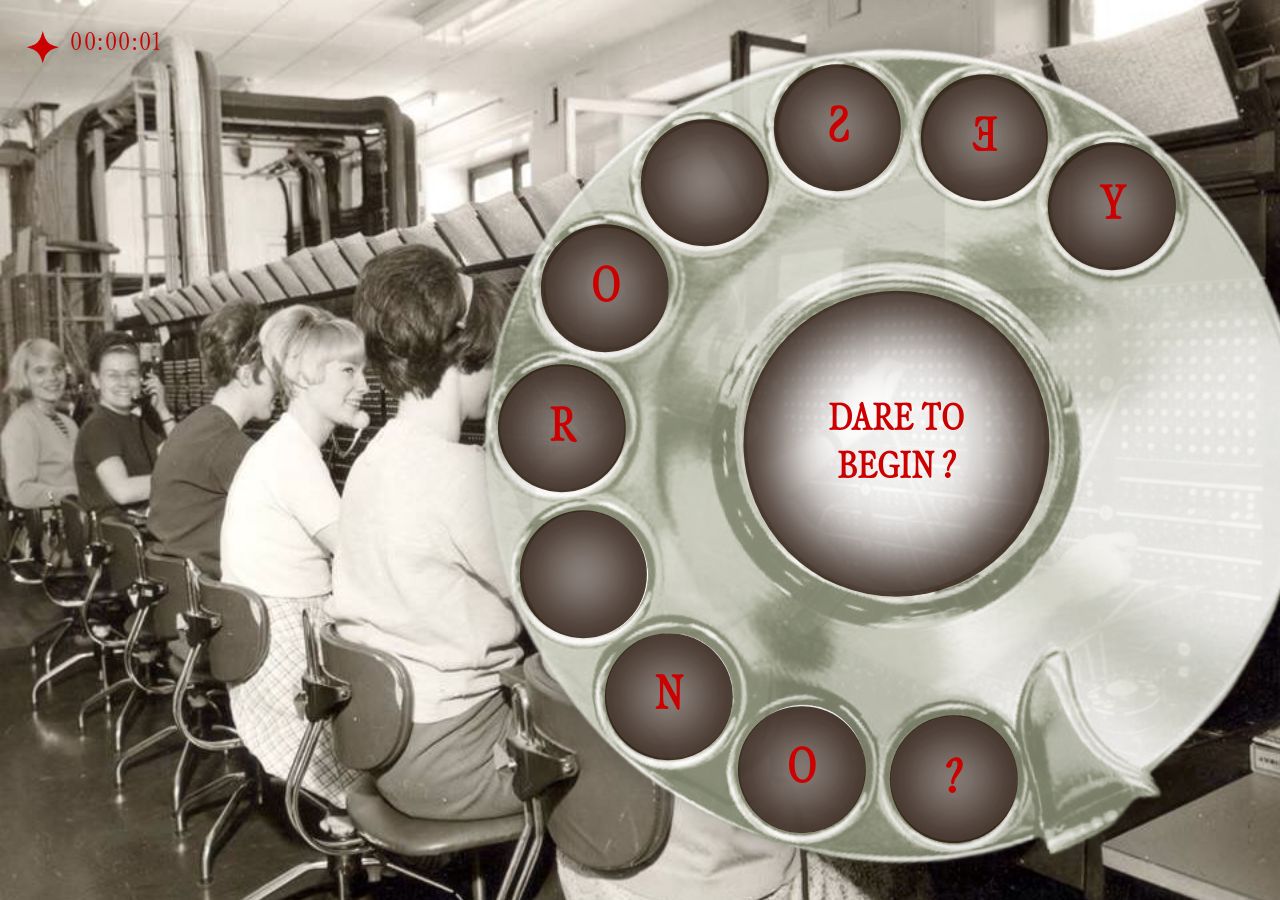
<file: index.html>
<!DOCTYPE html>
<html lang="en">
<head>
  <meta charset="UTF-8">
  <meta name="viewport" content="width=1280, initial-scale=1.0, minimum-scale=1.0">
  <title>. ݁₊ ⊹ . ݁ ⟡ ݁ . ⊹ ₊ ݁.</title>
  <link rel="stylesheet" href="style.css">
  <style>
    body {
      background: url('telephone/phone2.jpg') center center / cover no-repeat fixed !important;
      min-height: 100vh;
    }
    .center-question {
      font-family: "DaVinci", cursive;
      color: #cc0000;
      font-size: 2.7vw;
      text-align: center;
      line-height: 1.4;
      padding: 1.5vw;
      opacity: 1;
      transition: opacity 0.8s ease;
      font-weight: bold;
      z-index: 10;
      position: absolute;
      top: 50%;
      left: 50%;
      transform: translate(-50%, -50%);
      text-transform: uppercase;
      word-wrap: break-word;
      overflow-wrap: break-word;
      width: 90%;
    }
    .nav-stack.question-active {
      box-shadow: inset 0 0 60px 35px rgba(40, 22, 12, 0.9);
      overflow: visible;
      position: relative;
    }
    .center-question.fade-out {
      opacity: 0;
    }
    .hole-letter {
      font-family: "DaVinci", cursive;
      font-size: 3.4vw;
      color: #cc0000;
      pointer-events: none;
      transition: opacity 0.3s ease;
      font-weight: bold;
    }
    .hole.letter-active {
      cursor: pointer;
    }
    .hole.letter-active:hover .hole-letter {
      opacity: 0.6;
    }
    .hole.letter-clicked .hole-letter {
      opacity: 1;
      color: #b0b0b0;
    }
    .hole.letter-wrong .hole-letter {
      opacity: 0.4;
    }
    .flip-h {
      display: inline-block;
      transform: scaleX(-1);
    }
    .hole {
      box-shadow: inset 0 0 60px 35px rgba(40, 22, 12, 0.9);
    }
    .hole-visited {
      opacity: 0.35;
      filter: grayscale(0.8);
      transition: opacity 0.4s ease, filter 0.4s ease;
    }
    .hole-visited:hover {
      opacity: 0.7;
      filter: grayscale(0);
    }
    .hole-letter.unlocked {
      color: #cc0000;
      font-size: 3.4vw;
      pointer-events: none;
      text-shadow: 0 0 10px rgba(204, 0, 0, 0.4);
      position: relative;
      z-index: 10;
    }
    .timestamp {
      position: fixed;
      top: 2.2vw;
      left: 5.5vw;
      font-family: "DaVinci", cursive;
      font-size: 1.9vw;
      color: #cc0000;
      z-index: 50;
      letter-spacing: 0.05em;
      text-shadow: 0 0 10px rgba(0, 0, 0, 0.7), 0 0 20px rgba(0, 0, 0, 0.4);
    }
  </style>
</head>
<body>

  <a class="info-btn" href="info.html">✦</a>
  <div class="timestamp" id="timestamp"></div>

  <!-- Dial -->
  <div class="dial" id="dial">
    <img src="12.png" draggable="false" alt="Dial">
    <div class="hole" data-section="1"><span class="hole-letter"></span></div>
    <div class="hole" data-section="2"><span class="hole-letter flip-h"></span></div>
    <div class="hole" data-section="3"><span class="hole-letter flip-h"></span></div>
    <div class="hole" data-section="4"><span class="hole-letter"></span></div>
    <div class="hole" data-section="5"><span class="hole-letter"></span></div>
    <div class="hole" data-section="6"><span class="hole-letter"></span></div>
    <div class="hole" data-section="7"><span class="hole-letter"></span></div>
    <div class="hole" data-section="8"><span class="hole-letter"></span></div>
    <div class="hole" data-section="9"><span class="hole-letter"></span></div>
    <div class="hole" data-section="10"><span class="hole-letter"></span></div>

    <!-- Center circle -->
    <div class="bottom-nav">
      <div class="nav-stack question-active">
        <div class="center-question" id="center-question">Dare to<br>begin ?</div>
      </div>
    </div>
  </div>

  <div class="content"></div>
  <script src="script.js"></script>
  <script>
    // Track total time on site — persists across pages via sessionStorage
    var startKey = 'siteStartTime';
    if (!sessionStorage.getItem(startKey)) {
      sessionStorage.setItem(startKey, Date.now());
    }

    function updateElapsed() {
      var start = parseInt(sessionStorage.getItem(startKey));
      var elapsed = Math.floor((Date.now() - start) / 1000);
      var h = String(Math.floor(elapsed / 3600)).padStart(2, '0');
      var m = String(Math.floor((elapsed % 3600) / 60)).padStart(2, '0');
      var s = String(elapsed % 60).padStart(2, '0');
      document.getElementById('timestamp').textContent = h + ':' + m + ':' + s;
    }
    updateElapsed();
    setInterval(updateElapsed, 1000);
  </script>
</body>
</html>
</file>
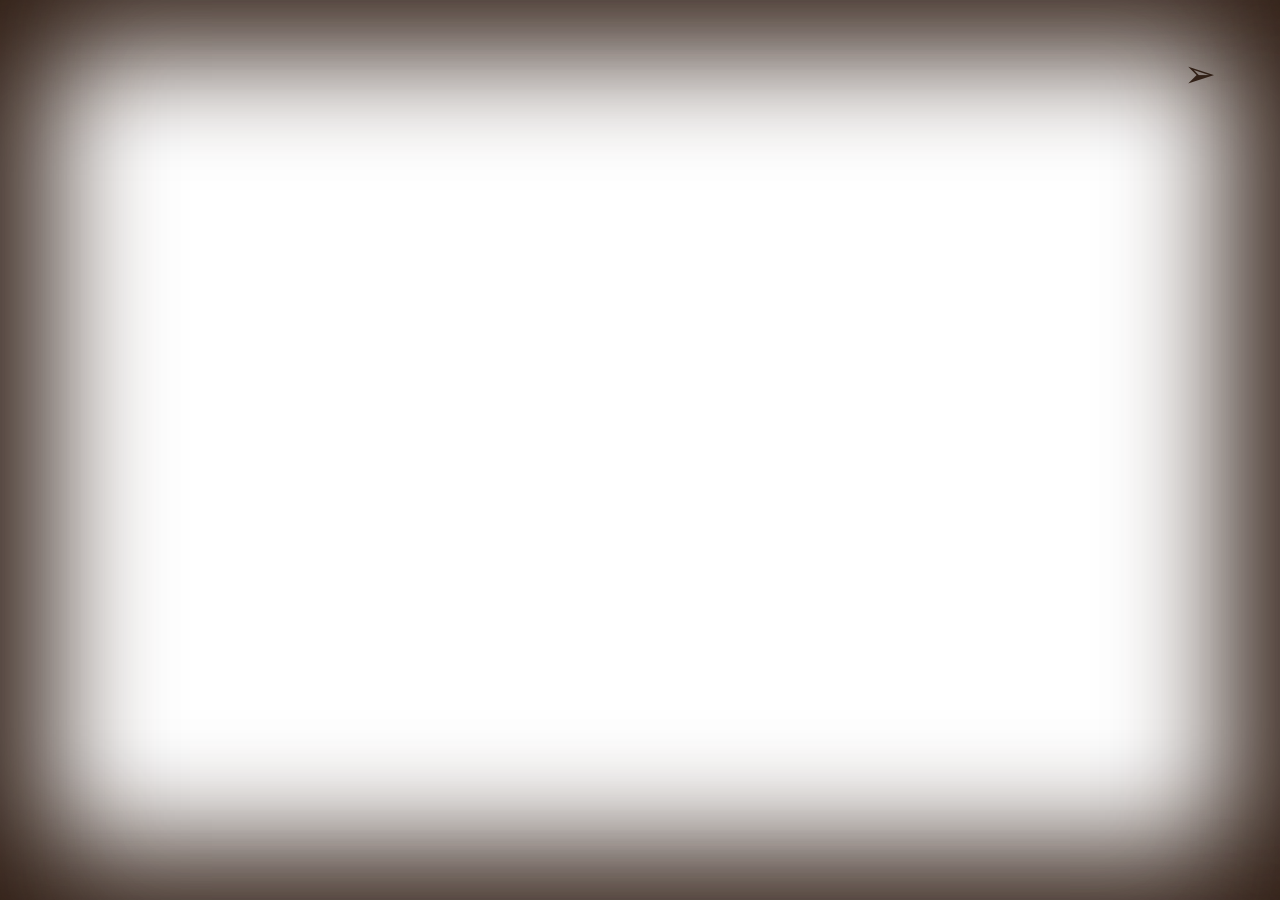
<file: 1/index.html>
<!DOCTYPE html>
<html lang="en">
<head>
  <meta charset="UTF-8">
  <meta name="viewport" content="width=device-width, initial-scale=1.0">
  <title>. ݁₊ ⊹ . ݁ ⟡ ݁ . ⊹ ₊ ݁.</title>
  <link rel="stylesheet" href="style.css">
</head>
<body>

  <a class="dial-return" id="dial-return" href="../dial.html?return=1">➢</a>
  <div class="text-container"></div>

  <script src="script.js"></script>
</body>
</html>
</file>
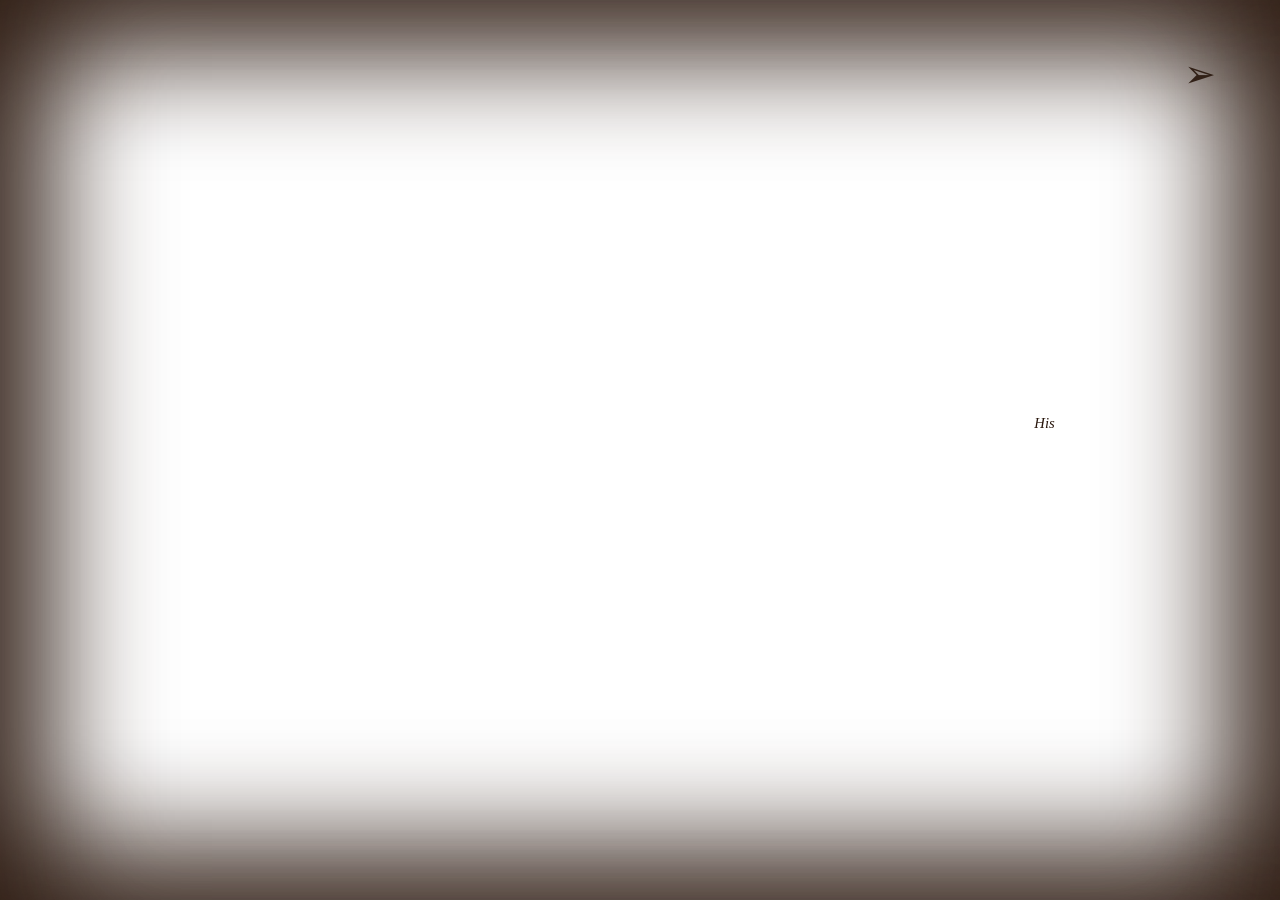
<file: 10/index.html>
<!DOCTYPE html>
<html lang="en">
<head>
  <meta charset="UTF-8">
  <link rel="icon" href="data:image/svg+xml,<svg xmlns='http://www.w3.org/2000/svg' viewBox='0 0 100 100'><text y='80' font-size='80'>✦</text></svg>">
  <meta name="viewport" content="width=device-width, initial-scale=1.0">
  <title>The Circular Ruins</title>
  <link rel="stylesheet" href="style.css">
</head>
<body>

  <a class="dial-return" id="dial-return" href="../dial.html?return=1">➢</a>

  <div class="text-container" id="textContainer"></div>

  <script src="script.js"></script>
</body>
</html>
</file>
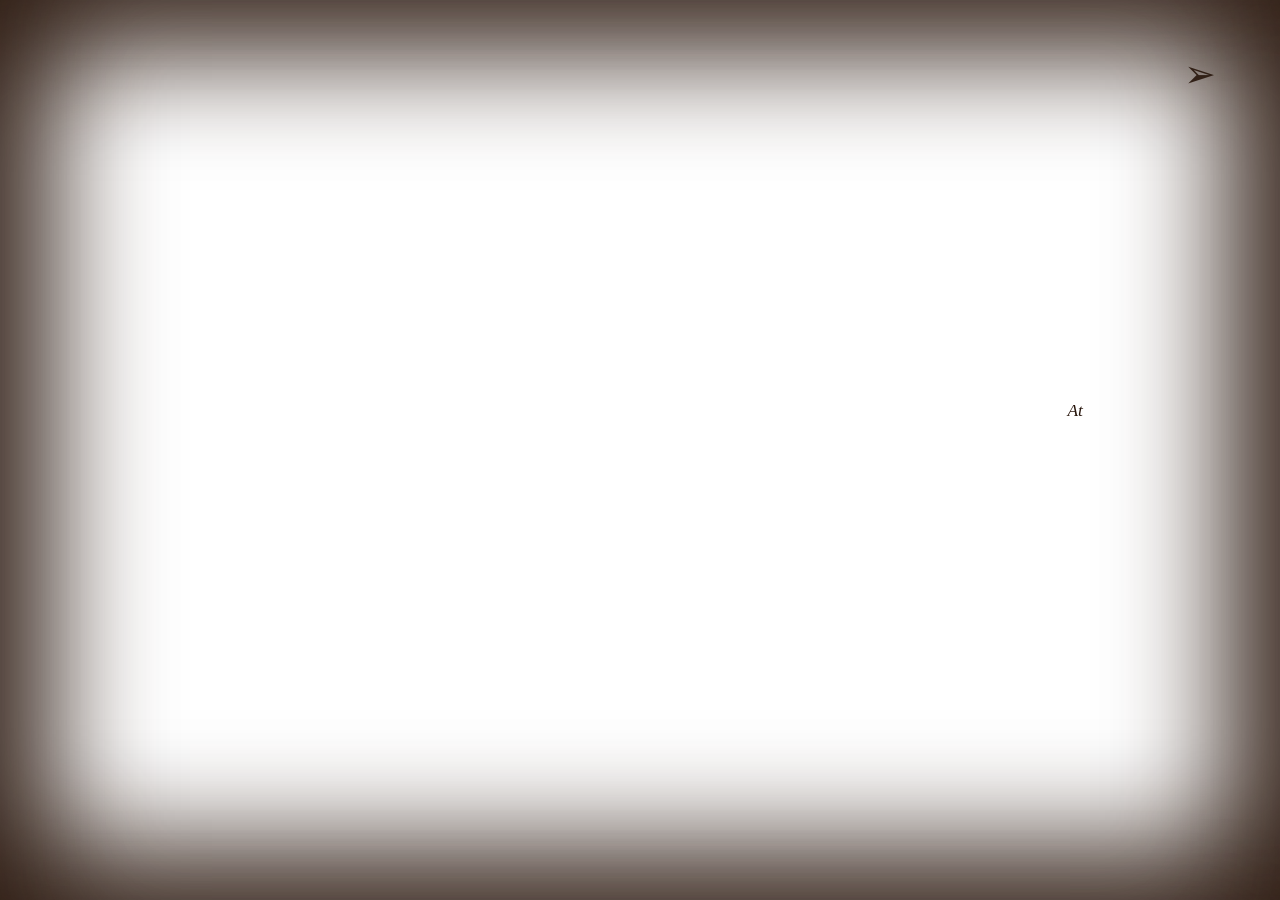
<file: 2/index.html>
<!DOCTYPE html>
<html lang="en">
<head>
  <meta charset="UTF-8">
  <meta name="viewport" content="width=device-width, initial-scale=1.0">
  <title>. ݁₊ ⊹ . ݁ ⟡ ݁ . ⊹ ₊ ݁.</title>
  <link rel="stylesheet" href="style.css">
</head>
<body>

  <a class="dial-return" id="dial-return" href="../dial.html?return=1">➢</a>

  <div class="text-container" id="textContainer"></div>

  <script src="script.js"></script>
</body>
</html>
</file>
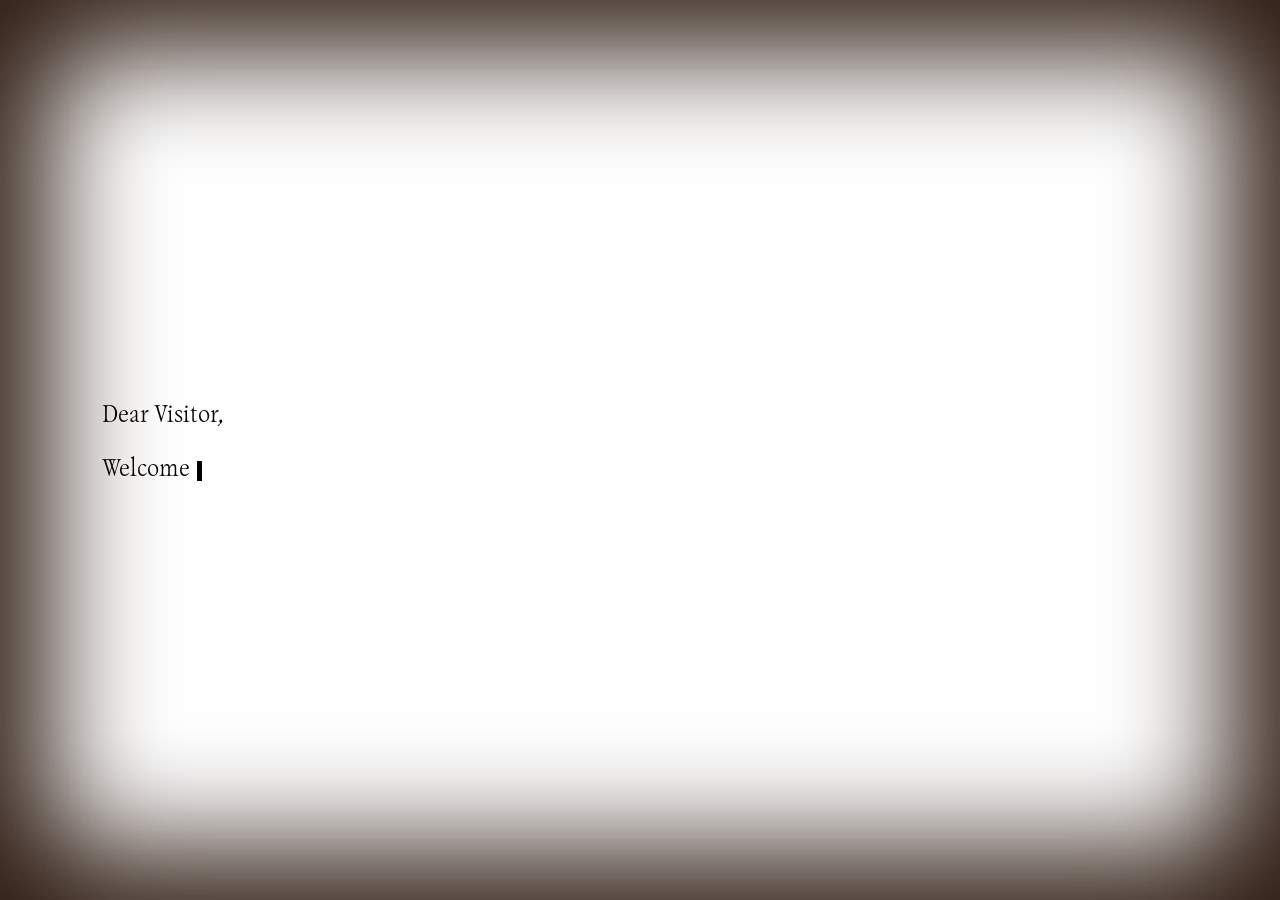
<file: info.html>
<!DOCTYPE html>
<html lang="en">
<head>
  <meta charset="UTF-8">
  <link rel="icon" href="data:image/svg+xml,<svg xmlns='http://www.w3.org/2000/svg' viewBox='0 0 100 100'><text y='80' font-size='80'>✦</text></svg>">
  <meta name="viewport" content="width=device-width, initial-scale=1.0">
  <title>The Circular Ruins</title>
  <link rel="stylesheet" href="style.css">
  <style>
    body {
      background: #fff;
      overflow: hidden;
    }
    body::after {
      content: '';
      position: fixed;
      top: 0;
      left: 0;
      width: 100vw;
      height: 100vh;
      pointer-events: none;
      z-index: 200;
      box-shadow:
        inset 100px 0 100px -30px rgba(40, 22, 12, 0.7),
        inset -100px 0 100px -30px rgba(40, 22, 12, 0.7),
        inset 0 100px 100px -30px rgba(40, 22, 12, 0.7),
        inset 0 -100px 100px -30px rgba(40, 22, 12, 0.7);
    }
    .info-page {
      width: 100vw;
      height: 100vh;
      display: flex;
      align-items: center;
      justify-content: flex-start;
      padding-left: 8vw;
    }
    .info-page-content {
      max-width: 55vw;
      width: 90%;
    }
    body.dissolve .info-page {
      transition: opacity 2s ease, filter 2s ease;
      opacity: 0;
      filter: blur(8px);
    }
    body.dissolve::after {
      transition: opacity 2s ease;
      opacity: 0;
    }
    body.dissolve {
      background: transparent;
      transition: background 3s ease;
    }
    .dial-preview {
      position: fixed;
      top: 0;
      left: 0;
      width: 100vw;
      height: 100vh;
      border: none;
      z-index: -1;
      opacity: 0;
      transition: opacity 2.5s ease;
      pointer-events: none;
    }
    .dial-preview.visible {
      opacity: 1;
    }
  </style>
</head>
<body>

  <iframe class="dial-preview" id="dial-preview" tabindex="-1"></iframe>

  <div class="info-page">
    <div class="info-page-content">
      <div class="modal-text">

        <div class="info-stage" id="info-stage-0">
          <p>Dear Visitor,</p>
          <p>Welcome to the ruins.</p>
        </div>

        <div class="info-stage hidden" id="info-stage-1">
          <p>What you are about to enter is an interactive adaptation of</p>
          <p>The Circular Ruins (1940) by Jorge Luis Borges...</p>
        </div>

        <div class="info-stage hidden" id="info-stage-2">
          <p>The story follows a man who arrives at a ruined temple with</p>
          <p>one purpose: to dream another person into existence.</p>
        </div>

        <div class="info-stage hidden" id="info-stage-3">
          <p>He believes he is the creator.</p>
          <p>He believes he is in control.</p>
        </div>

        <div class="info-stage hidden" id="info-stage-4">
          <p>But the longer he dreams, the less certain his position becomes.</p>
        </div>

        <div class="info-stage hidden" id="info-stage-5">
          <p>If someone can be dreamed into existence, what makes the dreamer any different?</p>
        </div>

      </div>
    </div>
  </div>

  <script>
    // Preload dial iframe in background
    var dialPreviewReady = false;
    var dialPreview = document.getElementById('dial-preview');
    dialPreview.onload = function() {
      setTimeout(function() {
        dialPreviewReady = true;
      }, 500);
    };
    setTimeout(function() {
      dialPreview.src = 'dial.html?preview=1';
    }, 1000);

    var typeSound = new Audio('typewriter.mp3');
    typeSound.loop = true;
    typeSound.volume = 0.5;
    var audioUnlocked = false;
    var currentlyTyping = false;

    function unlockAudio() {
      if (audioUnlocked) return;
      typeSound.play().then(function() {
        audioUnlocked = true;
        if (!currentlyTyping) {
          typeSound.pause();
          typeSound.currentTime = 0;
        }
      }).catch(function(){});
    }

    document.addEventListener('click', unlockAudio, { once: false });
    document.addEventListener('touchstart', unlockAudio, { once: false });
    document.addEventListener('keydown', unlockAudio, { once: false });
    document.addEventListener('mousemove', unlockAudio, { once: false });

    function typeWriter(element, text, speed, callback) {
      element.innerHTML = '';
      var cursor = document.createElement('span');
      cursor.className = 'type-cursor';
      cursor.textContent = '';
      element.appendChild(cursor);
      var i = 0;
      currentlyTyping = true;
      typeSound.currentTime = 0;
      typeSound.play().catch(function(){});
      function type() {
        if (i < text.length) {
          cursor.remove();
          element.textContent = text.substring(0, i + 1);
          element.appendChild(cursor);
          i++;
          setTimeout(type, speed);
        } else {
          cursor.remove();
          currentlyTyping = false;
          typeSound.pause();
          if (callback) callback();
        }
      }
      type();
    }

    var stageIds = ['info-stage-0', 'info-stage-1', 'info-stage-2', 'info-stage-3', 'info-stage-4', 'info-stage-5'];

    function typeStage(stageIndex) {
      if (stageIndex >= stageIds.length) {
        setTimeout(function() {
          window.location.href = 'dial.html';
        }, 2000);
        return;
      }

      var stage = document.getElementById(stageIds[stageIndex]);
      if (!stage) return;

      var paragraphs = stage.querySelectorAll('p');
      var index = 0;

      paragraphs.forEach(function(p) {
        if (!p.getAttribute('data-text')) {
          p.setAttribute('data-text', p.textContent);
        }
        p.textContent = '';
      });

      function typeNext() {
        if (index < paragraphs.length) {
          var p = paragraphs[index];
          var text = p.getAttribute('data-text');
          index++;
          typeWriter(p, text, 55, typeNext);
        } else {
          var isLastStage = (stageIndex === stageIds.length - 1);
          if (isLastStage) {
            typeSound.pause();
            setTimeout(function() {
              if (dialPreviewReady) {
                dialPreview.classList.add('visible');
              }
              
              var infoPage = document.querySelector('.info-page');
              if (infoPage) {
                infoPage.style.transition = 'filter 3s ease, opacity 3s ease';
                infoPage.style.filter = 'blur(15px)';
                infoPage.style.opacity = '0';
              }

              document.body.style.transition = 'background 3s ease';
              document.body.style.background = 'transparent';
              
              var afterStyle = document.createElement('style');
              afterStyle.textContent = 'body::after { transition: opacity 3s ease; opacity: 0; }';
              document.head.appendChild(afterStyle);

              setTimeout(function() {
                window.location.href = 'dial.html';
              }, 3500);
            }, 1500);
            return;
          }
          setTimeout(function() {
            stage.classList.add('fade-out');
            setTimeout(function() {
              stage.classList.add('hidden');
              var next = stageIndex + 1;
              if (next < stageIds.length) {
                var nextStage = document.getElementById(stageIds[next]);
                if (nextStage) {
                  nextStage.classList.remove('hidden');
                  typeStage(next);
                }
              } else {
                typeStage(next);
              }
            }, 500);
          }, 1500);
        }
      }
      typeNext();
    }

    typeStage(0);
  </script>

  <script>
    // Smoke cursor
    var mouseMoveCounter = 0;
    var maxSmoke = 15;
    var colors = [
      'rgba(255, 80, 0, 0.7)',
      'rgba(255, 140, 0, 0.6)',
      'rgba(200, 50, 0, 0.7)',
      'rgba(255, 200, 50, 0.5)',
      'rgba(120, 30, 0, 0.6)',
      'rgba(80, 20, 0, 0.5)',
      'rgba(60, 60, 60, 0.4)'
    ];

    function createSmoke(x, y) {
      var smoke = document.createElement('div');
      smoke.className = 'smoke';
      var size = 50 + Math.random() * 70;
      smoke.style.width = size + 'px';
      smoke.style.height = size + 'px';
      var color = colors[Math.floor(Math.random() * colors.length)];
      smoke.style.background = 'radial-gradient(circle, ' + color + ' 0%, transparent 70%)';
      var offsetX = (Math.random() - 0.5) * 20;
      var offsetY = (Math.random() - 0.5) * 20;
      smoke.style.left = (x + offsetX) + 'px';
      smoke.style.top = (y + offsetY) + 'px';
      document.body.appendChild(smoke);

      setTimeout(function() {
        smoke.style.transition = 'opacity 1.5s, transform 1.5s, filter 1.5s';
        smoke.style.opacity = '0';
        smoke.style.transform = 'translateY(-30px) scale(2)';
        smoke.style.filter = 'blur(20px)';
        setTimeout(function() {
          if (smoke.parentNode) smoke.remove();
        }, 1500);
      }, 50);

      var allSmoke = document.querySelectorAll('.smoke');
      if (allSmoke.length > maxSmoke) allSmoke[0].remove();
    }

    document.addEventListener('mousemove', function(e) {
      mouseMoveCounter++;
      if (mouseMoveCounter % 3 === 0) {
        createSmoke(e.clientX + window.scrollX, e.clientY + window.scrollY);
      }
    });
  </script>

</body>
</html>
</file>
<file: style.css>
/* ── Reset ── */
* {
  margin: 0;
  padding: 0;
  box-sizing: border-box;
}

/* (finger cursor everywhere) */
*, *::before, *::after {
  cursor: pointer !important;
}

@font-face {
  font-family: "ATP Fantase";
  src: url("ATP Fantase.ttf") format("truetype");
}

@font-face {
  font-family: "Migra";
  src: url("Migra-Extralight.otf") format("opentype");
}

@font-face {
  font-family: "DaVinci";
  src: url("davinci.otf") format("opentype");
}

@font-face {
  font-family: "Times Dot Roman";
  src: url("TimesDotRom.otf") format("opentype");
}

/* ── Lock layout to fixed viewport ── */
html {
  min-width: 1280px;
  min-height: 720px;
}

body {
  min-width: 1280px;
  min-height: 720px;
  background: #fff;
  overflow: hidden;
  user-select: none;
}

/* ── Background Video ── */
#bg-video {
  position: fixed;
  top: 0;
  left: 0;
  width: 100vw;
  height: 100vh;
  object-fit: cover;
  z-index: 0;
  filter: grayscale(1) contrast(1.5) brightness(1.3);
}

/* ── Bottom Nav / Center Circle ── */
.bottom-nav {
  position: fixed;
  top: 50%;
  left: 50%;
  transform: translate(-50%, -50%);
  display: flex;
  flex-direction: column;
  gap: 0.5vw;
  padding: 0;
  z-index: 10;
}

.nav-stack {
  display: flex;
  flex-direction: column;
  gap: 2.2vw;
  align-items: center;
  justify-content: center;
  width: 100%;
  height: 100%;
  border-radius: 50%;
  background: transparent;
  box-shadow: inset 0 0 60px 35px rgba(40, 22, 12, 0.9);
}

.glow-btn {
  font-family: "DaVinci", cursive;
  font-size: 1.4vw;
  color: #ededed;
  text-decoration: none;
  text-transform: uppercase;
  min-width: 7vw;
  text-align: center;
  display: block;
  padding: 0.4vw 1vw;
  border-radius: 20vw;
  background: linear-gradient(180deg, rgba(237,237,237,1) 0%, rgba(67,40,24,1) 35%, rgba(67,40,24,1) 65%, rgba(237,237,237,1) 100%);
  box-shadow: 0px 0px 18px 0px rgba(255,0,255,0.1);
  transition: color 0.3s ease;
}

.glow-btn:hover {
  color: #ffff3f;
}

/* ── Info Button (top left) ── */
.info-btn {
  position: fixed;
  top: 2vw;
  left: 2vw;
  display: flex;
  align-items: center;
  justify-content: center;
  font-family: Georgia, "Times New Roman", serif;
  font-style: normal;
  font-size: 3vw;
  font-weight: bold;
  color: #cc0000;
  text-decoration: none;
  z-index: 50;
  transition: opacity 0.3s ease;
  -webkit-text-stroke: 1px #cc0000;
}

.info-btn:hover {
  opacity: 0.5;
}

@keyframes infoBlink {
  0%, 100% { opacity: 1; }
  50% { opacity: 0.3; }
}

.info-btn {
  animation: infoBlink 1.5s ease-in-out infinite;
}

.info-btn:hover {
  animation: none;
  opacity: 0.5;
}

/* ── Info Page Shared Styles ── */
.modal-text {
  font-family: "DaVinci", cursive;
  font-size: 1.8vw;
  color: #000;
  line-height: 1.7;
}

.modal-text p {
  margin-bottom: 15px;
  white-space: pre-wrap;
  display: block;
  min-height: 1.5em;
  opacity: 1;
}

@keyframes cursorBlink {
  0%, 100% { opacity: 1; }
  50% { opacity: 0; }
}

.type-cursor {
  display: inline-block;
  width: 0.2em;
  height: 0.85em;
  background: #000;
  animation: cursorBlink 1s step-end infinite;
  margin-left: 2px;
  vertical-align: text-bottom;
}

/* ── Info Page Interactive Buttons ── */
.info-choices {
  display: flex;
  gap: 2.5vw;
  margin-top: 5vw;
}

.info-choice-btn {
  font-family: "DaVinci", cursive;
  font-size: 1.8vw;
  font-weight: 900;
  color: #000;
  background: transparent;
  border: 7px solid #000;
  width: 7vw;
  height: 7vw;
  border-radius: 50%;
  cursor: pointer;
  transition: background 0.4s, color 0.4s, box-shadow 0.4s;
  text-transform: uppercase;
  display: flex;
  align-items: center;
  justify-content: center;
  animation: juggle 1.2s ease-in-out infinite;
}

.info-choice-btn:nth-child(2) {
  animation-delay: 0.6s;
}

@keyframes juggle {
  0%, 100% { transform: translateY(0); }
  50% { transform: translateY(-1.5vw); }
}

.info-choice-btn:hover {
  background: #000;
  color: #ffff3f;
  box-shadow: 0 0 15px 10px rgba(255, 255, 255, 0.8), 0 0 40px 25px rgba(255, 200, 100, 0.5), 0 0 70px 45px rgba(230, 140, 30, 0.3);
  animation-play-state: paused;
}

.info-stage {
  transition: opacity 0.5s ease;
}

.no-comment {
  color: rgba(230, 140, 30, 0.9);
  font-family: "DaVinci", cursive;
  font-size: 0.9vw;
  opacity: 0;
  transition: opacity 0.6s ease;
  margin-left: 1vw;
  white-space: nowrap;
  align-self: center;
}

.no-btn:hover ~ .no-comment {
  opacity: 1;
}

.info-stage.hidden {
  display: none;
}

.info-stage.fade-out {
  opacity: 0;
}

/* ── Dial ── */
.dial {
  position: fixed;
  top: 50%;
  left: 70%;
  transform: translate(-50%, -50%);
  z-index: 1;
  display: inline-block;
}

.dial img {
  height: min(100vh, 100vw);
  width: auto;
  display: block;
  pointer-events: none;
  opacity: 0.93;
  filter: drop-shadow(0 4px 20px rgba(0, 0, 0, 0.3));
}

/* ── Click targets ── */
.hole {
  position: absolute;
  border-radius: 50%;
  cursor: pointer;
  z-index: 5;
  transition: background 0.2s, box-shadow 0.3s;
  transform: translate(-50%, -50%);
  display: flex;
  align-items: center;
  justify-content: center;
  font-family: "DaVinci", cursive;
  font-size: 2.5vw;
  color: #000;
  background: transparent;
}

.hole span {
  display: block;
  opacity: 1;
  transition: opacity 0.2s;
}

.arrow-tip {
  font-size: 2vw;
  color: rgba(67, 40, 24, 0.7);
  display: inline-block;
  transition: color 0.2s, transform 0.2s;
}

.hole:hover .arrow-tip {
  color: rgba(67, 40, 24, 1);
}

.hole:hover {
  background: transparent;
}

.hole:hover span {
  opacity: 1;
}

/* ── Smoke particles ── */
.smoke {
  position: fixed;
  border-radius: 50%;
  pointer-events: none;
  z-index: 9999;
  opacity: 0.8;
  filter: blur(8px);
}

/* ══════════════════════════════════════
   INTRO PAGE
   ══════════════════════════════════════ */

.intro-header {
  display: none;
}

.intro-page {
  background: #000 !important;
  display: flex;
  align-items: center;
  justify-content: center;
  min-height: 100vh;
  overflow: hidden;
}

.intro-content {
  display: flex;
  flex-direction: column;
  align-items: center;
  z-index: 1;
  transform: rotate(-8deg);
}

/* ── Title lines ── */
.title-line {
  font-family: "ATP Fantase", cursive;
  color: #fff;
  line-height: 0.85;
  opacity: 0;
  transform: translateY(20px);
  transition: opacity 1s ease, transform 1s ease;
}

.title-line.visible {
  opacity: 1;
  transform: translateY(0);
}

.title-line-1 {
  font-size: clamp(100px, 22vw, 1000px);
  text-align: center;
}

/* ── Second row: oval + Ruins side by side ── */
.title-line-2-row {
  display: flex;
  align-items: center;
  gap: 3vw;
  margin-top: clamp(20px, 4vw, 60px);
  transform: rotate(-3deg) translateX(3.9vw);
}

.title-line-2 {
  font-size: clamp(110px, 28vw, 1000px);
  margin-left: -2vw;
}

/* ── Outer oval (static border) ── */
.enter-oval {
  display: flex;
  align-items: center;
  justify-content: center;
  position: relative;
  width: 16vw;
  height: 10vw;
  border: 8px solid #fff;
  border-radius: 50%;
  text-decoration: none;
  cursor: pointer;
  opacity: 0;
  transform: translateX(-3vw) translateY(15px);
  transition: opacity 1s ease, transform 1s ease;
  flex-shrink: 0;
  margin-top: -3vw;
  perspective: 800px;
}

.enter-oval.visible {
  opacity: 1;
  transform: translateX(-3vw) translateY(0);
}

.enter-oval:hover {
  background: transparent;
}

/* ── Inner spinning oval (3D flip) ── */
.inner-spin {
  width: 80%;
  height: 92%;
  background: #fff;
  border-radius: 50%;
  display: flex;
  align-items: center;
  justify-content: center;
  animation: flip3D 3s linear infinite;
  transform-style: preserve-3d;
  backface-visibility: visible;
}

@keyframes flip3D {
  0% { transform: rotateY(0deg); }
  100% { transform: rotateY(360deg); }
}

/* ── BEGIN text ── */
.oval-main {
  font-family: Georgia, serif;
  font-size: 1.6vw;
  color: #000;
  letter-spacing: 3px;
  font-weight: bold;
  text-transform: uppercase;
  backface-visibility: visible;
}

/* ══════════════════════════════════════
   SECTION / STORY PAGES
   ══════════════════════════════════════ */

.section-page {
  background: #fff;
  min-height: 100vh;
  padding: 8vw;
  font-family: "DaVinci", cursive;
  font-size: 1.4vw;
  color: #000;
  line-height: 2;
}

.section-page p {
  max-width: 60vw;
  margin-bottom: 2vw;
}
</file>
<file: 1/style.css>
* {
  margin: 0;
  padding: 0;
  box-sizing: border-box;
}

html, body {
  height: 100%;
  background: #fff;
  overflow: hidden;
}

body::after {
  content: '';
  position: fixed;
  top: 0;
  left: 0;
  width: 100vw;
  height: 100vh;
  pointer-events: none;
  z-index: 200;
  box-shadow:
    inset 100px 0 100px -30px rgba(40, 22, 12, 0.7),
    inset -100px 0 100px -30px rgba(40, 22, 12, 0.7),
    inset 0 100px 100px -30px rgba(40, 22, 12, 0.7),
    inset 0 -100px 100px -30px rgba(40, 22, 12, 0.7);
}

.text-container {
  position: fixed;
  top: 0;
  left: 0;
  width: 100%;
  height: 100%;
}

.text-block {
  position: absolute;
  font-family: "Apple Chancery", cursive;
  font-style: italic;
  color: #000;
  line-height: 1.6;
  opacity: 0;
  transition: opacity 1.5s ease, transform 1.5s cubic-bezier(0.25, 0.46, 0.45, 0.94);
  max-width: 70vw;
  pointer-events: none;
}

.swap-word {
  transition: opacity 0.3s ease;
}

.float-word {
  position: fixed;
  font-family: "Apple Chancery", cursive;
  font-style: italic;
  color: #000;
  white-space: nowrap;
  pointer-events: none;
  z-index: 100;
  transition: left 1.5s cubic-bezier(0.25, 0.46, 0.45, 0.94),
              top 1.5s cubic-bezier(0.25, 0.46, 0.45, 0.94),
              opacity 1.2s ease;
}

.leprosy-word {
  position: relative;
}

.leprosy-echo {
  position: fixed;
  font-family: "Apple Chancery", cursive;
  font-style: italic;
  color: #000;
  white-space: nowrap;
  pointer-events: none;
  z-index: 90;
  opacity: 0;
  animation: leprosyPulse 2.5s ease-in-out forwards;
}

@keyframes leprosyPulse {
  0% { opacity: 0; transform: translate(0, 0); }
  20% { opacity: 0.7; }
  50% { opacity: 0.4; transform: translate(2px, -2px); }
  80% { opacity: 0.2; transform: translate(-1px, 1px); }
  100% { opacity: 0; transform: translate(3px, -3px); }
}

.section-num {
  position: fixed;
  top: 5vh;
  left: 50%;
  transform: translateX(-50%);
  font-family: "Apple Chancery", cursive;
  font-size: clamp(11px, 1vw, 16px);
  color: rgba(0, 0, 0, 0.2);
  letter-spacing: 0.3em;
  text-transform: uppercase;
  z-index: 70;
}

.smoke {
  position: fixed;
  border-radius: 50%;
  pointer-events: none;
  z-index: 9999;
  opacity: 0.8;
  filter: blur(8px);
}

/* ── Dial Return Button ── */
.dial-return {
  position: fixed;
  top: 4vw;
  right: 5vw;
  font-size: 3vw;
  color: rgba(40, 22, 12, 0.9);
  text-decoration: none;
  z-index: 250;
  cursor: pointer;
  animation: returnBlink 1.5s ease-in-out infinite;
}

@keyframes returnBlink {
  0%, 100% { opacity: 1; }
  50% { opacity: 0.3; }
}

.dial-return:hover {
  animation: none;
  opacity: 0.5;
}

.dial-return.glow {
  color: rgba(40, 22, 12, 1);
  animation: returnBlink 1.5s ease-in-out infinite;
}

.text-block.breathing {
  animation: breathe 3s ease-in-out forwards;
}

@keyframes breathe {
  0% { opacity: 1; transform: scale(1); }
  50% { opacity: 0.3; transform: scale(0.98); }
  100% { opacity: 1; transform: scale(1); }
}

@keyframes glowPulse {
  0%, 100% {
    text-shadow:
      0 0 10px rgba(220, 30, 30, 0.8),
      0 0 20px rgba(180, 0, 0, 0.6),
      0 0 40px rgba(140, 0, 0, 0.4);
  }
  50% {
    text-shadow:
      0 0 15px rgba(255, 40, 40, 1),
      0 0 30px rgba(220, 0, 0, 0.8),
      0 0 60px rgba(180, 0, 0, 0.6);
  }
}

@keyframes wiggle {
  0%, 100% { transform: rotate(0deg); }
  25% { transform: rotate(-8deg); }
  75% { transform: rotate(8deg); }
}
</file>
<file: 10/style.css>
* {
  margin: 0;
  padding: 0;
  box-sizing: border-box;
}

html, body {
  height: 100%;
  background: #fff;
  overflow: hidden;
}

body::after {
  content: '';
  position: fixed;
  top: 0;
  left: 0;
  width: 100vw;
  height: 100vh;
  pointer-events: none;
  z-index: 200;
  box-shadow:
    inset 100px 0 100px -30px rgba(40, 22, 12, 0.7),
    inset -100px 0 100px -30px rgba(40, 22, 12, 0.7),
    inset 0 100px 100px -30px rgba(40, 22, 12, 0.7),
    inset 0 -100px 100px -30px rgba(40, 22, 12, 0.7);
}

.text-container {
  position: fixed;
  top: 0;
  left: 0;
  width: 100%;
  height: 100%;
}

.word {
  position: absolute;
  font-family: "Apple Chancery", cursive;
  font-style: italic;
  color: rgba(40, 22, 12, 1);
  white-space: nowrap;
  pointer-events: none;
  opacity: 0;
  transition: opacity 1s ease, color 0.3s ease, text-shadow 0.3s ease;
}

.word.visible {
  opacity: 1;
}

.word.visible:hover {
  color: rgba(80, 20, 0, 1);
  text-shadow: 0 0 8px rgba(255, 80, 0, 0.6), 0 0 20px rgba(200, 40, 0, 0.4), 0 0 40px rgba(120, 20, 0, 0.3);
  transition: color 0.2s ease, text-shadow 0.2s ease;
  pointer-events: auto;
}

.word.move {
  pointer-events: auto;
  transition: left 2.5s cubic-bezier(0.25, 0.1, 0.25, 1),
              top 2.5s cubic-bezier(0.25, 0.1, 0.25, 1),
              font-size 2.5s cubic-bezier(0.25, 0.1, 0.25, 1),
              opacity 1s ease,
              color 0.3s ease,
              text-shadow 0.3s ease;
}

.word.pulse {
  animation: breathe 3s ease-in-out forwards;
}

@keyframes breathe {
  0% { opacity: 1; transform: scale(1); }
  50% { opacity: 0.3; transform: scale(0.98); }
  100% { opacity: 1; transform: scale(1); }
}

.swap-word {
  transition: opacity 0.3s ease;
}

.float-word {
  position: fixed;
  font-family: "Apple Chancery", cursive;
  font-style: italic;
  color: rgba(40, 22, 12, 1);
  white-space: nowrap;
  pointer-events: none;
  z-index: 100;
  transition: left 1.5s cubic-bezier(0.25, 0.46, 0.45, 0.94),
              top 1.5s cubic-bezier(0.25, 0.46, 0.45, 0.94),
              opacity 1.2s ease;
}

.smoke {
  position: fixed;
  border-radius: 50%;
  pointer-events: none;
  z-index: 9999;
  opacity: 0.8;
  filter: blur(8px);
}

/* ── Dial Return Button ── */
.dial-return {
  position: fixed;
  top: 4vw;
  right: 5vw;
  font-size: 3vw;
  color: rgba(40, 22, 12, 0.9);
  text-decoration: none;
  z-index: 250;
  cursor: pointer;
  animation: returnBlink 1.5s ease-in-out infinite;
}

@keyframes returnBlink {
  0%, 100% { opacity: 1; }
  50% { opacity: 0.3; }
}

.dial-return:hover {
  animation: none;
  opacity: 0.5;
}

.dial-return.glow {
  color: rgba(40, 22, 12, 1);
  animation: returnBlink 1.5s ease-in-out infinite;
}
</file>
<file: 2/style.css>
* {
  margin: 0;
  padding: 0;
  box-sizing: border-box;
}

html, body {
  height: 100%;
  background: #fff;
  overflow: hidden;
}

body::after {
  content: '';
  position: fixed;
  top: 0;
  left: 0;
  width: 100vw;
  height: 100vh;
  pointer-events: none;
  z-index: 200;
  box-shadow:
    inset 100px 0 100px -30px rgba(40, 22, 12, 0.7),
    inset -100px 0 100px -30px rgba(40, 22, 12, 0.7),
    inset 0 100px 100px -30px rgba(40, 22, 12, 0.7),
    inset 0 -100px 100px -30px rgba(40, 22, 12, 0.7);
}

.text-container {
  position: fixed;
  top: 0;
  left: 0;
  width: 100%;
  height: 100%;
}

.word {
  position: absolute;
  font-family: "Apple Chancery", cursive;
  font-style: italic;
  color: rgba(40, 22, 12, 1);
  white-space: nowrap;
  pointer-events: none;
  opacity: 0;
  transition: opacity 1s ease, color 0.3s ease, text-shadow 0.3s ease;
}

.word.visible {
  opacity: 1;
}

.word.visible:hover {
  color: rgba(80, 20, 0, 1);
  text-shadow: 0 0 8px rgba(255, 80, 0, 0.6), 0 0 20px rgba(200, 40, 0, 0.4), 0 0 40px rgba(120, 20, 0, 0.3);
  transition: color 0.2s ease, text-shadow 0.2s ease;
  pointer-events: auto;
}

.word.move {
  pointer-events: auto;
  transition: left 2.5s cubic-bezier(0.25, 0.1, 0.25, 1),
              top 2.5s cubic-bezier(0.25, 0.1, 0.25, 1),
              font-size 2.5s cubic-bezier(0.25, 0.1, 0.25, 1),
              opacity 1s ease,
              color 0.3s ease,
              text-shadow 0.3s ease;
}

.word.pulse {
  animation: breathe 3s ease-in-out forwards;
}

@keyframes breathe {
  0% { opacity: 1; transform: scale(1); }
  50% { opacity: 0.3; transform: scale(0.98); }
  100% { opacity: 1; transform: scale(1); }
}

.swap-word {
  transition: opacity 0.3s ease;
}

.float-word {
  position: fixed;
  font-family: "Apple Chancery", cursive;
  font-style: italic;
  color: rgba(40, 22, 12, 1);
  white-space: nowrap;
  pointer-events: none;
  z-index: 100;
  transition: left 1.5s cubic-bezier(0.25, 0.46, 0.45, 0.94),
              top 1.5s cubic-bezier(0.25, 0.46, 0.45, 0.94),
              opacity 1.2s ease;
}

.smoke {
  position: fixed;
  border-radius: 50%;
  pointer-events: none;
  z-index: 9999;
  opacity: 0.8;
  filter: blur(8px);
}

/* ── Dial Return Button ── */
.dial-return {
  position: fixed;
  top: 4vw;
  right: 5vw;
  font-size: 3vw;
  color: rgba(40, 22, 12, 0.9);
  text-decoration: none;
  z-index: 250;
  cursor: pointer;
  animation: returnBlink 1.5s ease-in-out infinite;
}

@keyframes returnBlink {
  0%, 100% { opacity: 1; }
  50% { opacity: 0.3; }
}

.dial-return:hover {
  animation: none;
  opacity: 0.5;
}

.dial-return.glow {
  color: rgba(40, 22, 12, 1);
  animation: returnBlink 1.5s ease-in-out infinite;
}
</file>
